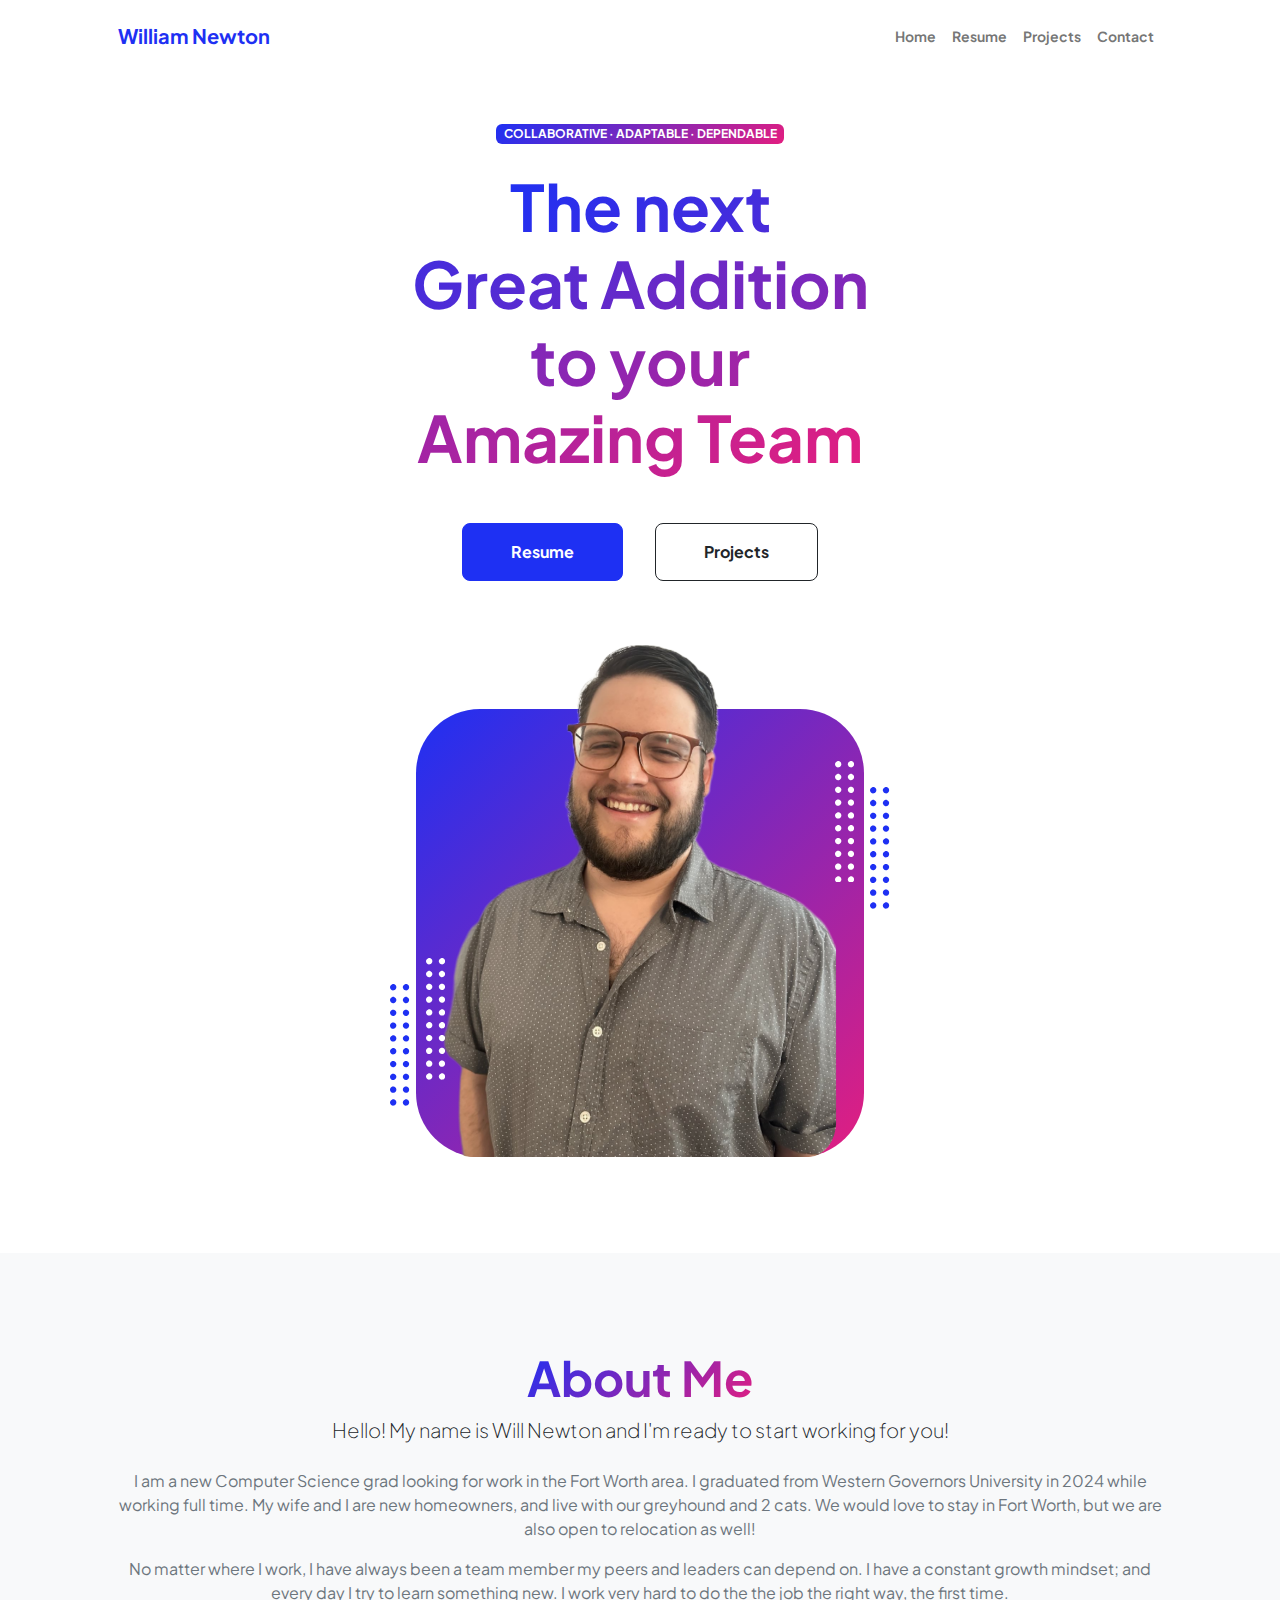
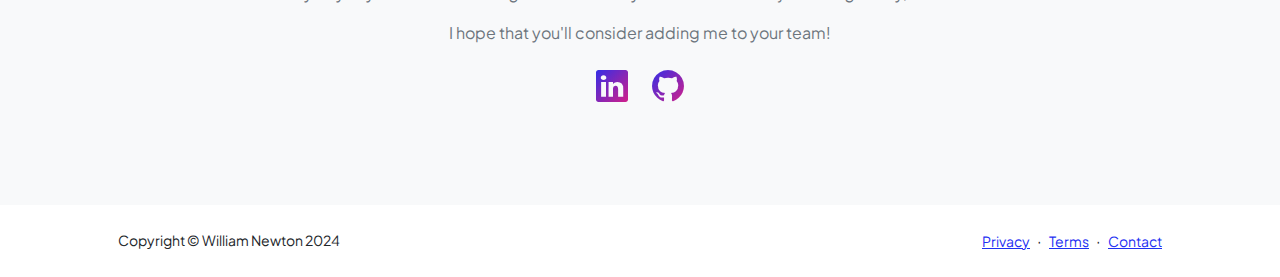
<file: index.html>
<!DOCTYPE html>
<html lang="en">
    <head>
        <meta charset="utf-8" />
        <meta name="viewport" content="width=device-width, initial-scale=1, shrink-to-fit=no" />
        <meta name="description" content="" />
        <meta name="author" content="" />
        <title>William Newton</title>
        <!-- Favicon-->
        <link rel="icon" type="image/x-icon" href="assets/favicon.ico" />
        <!-- Custom Google font-->
        <link rel="preconnect" href="https://fonts.googleapis.com" />
        <link rel="preconnect" href="https://fonts.gstatic.com" crossorigin />
        <link href="https://fonts.googleapis.com/css2?family=Plus+Jakarta+Sans:wght@100;200;300;400;500;600;700;800;900&amp;display=swap" rel="stylesheet" />
        <!-- Bootstrap icons-->
        <link href="https://cdn.jsdelivr.net/npm/bootstrap-icons@1.8.1/font/bootstrap-icons.css" rel="stylesheet" />
        <!-- Core theme CSS (includes Bootstrap)-->
        <link href="css/styles.css" rel="stylesheet" />
    </head>
    <body class="d-flex flex-column h-100">
        <main class="flex-shrink-0">
            <!-- Navigation-->
            <nav class="navbar navbar-expand-lg navbar-light bg-white py-3">
                <div class="container px-5">
                    <a class="navbar-brand" href="index.html"><span class="fw-bolder text-primary">William Newton</span></a>
                    <button class="navbar-toggler" type="button" data-bs-toggle="collapse" data-bs-target="#navbarSupportedContent" aria-controls="navbarSupportedContent" aria-expanded="false" aria-label="Toggle navigation"><span class="navbar-toggler-icon"></span></button>
                    <div class="collapse navbar-collapse" id="navbarSupportedContent">
                        <ul class="navbar-nav ms-auto mb-2 mb-lg-0 small fw-bolder">
                            <li class="nav-item"><a class="nav-link" href="index.html">Home</a></li>
                            <li class="nav-item"><a class="nav-link" href="resume.html">Resume</a></li>
                            <li class="nav-item"><a class="nav-link" href="projects.html">Projects</a></li>
                            <li class="nav-item"><a class="nav-link" href="contact.html">Contact</a></li>
                        </ul>
                    </div>
                </div>
            </nav>
            <!-- Header-->
            <header class="py-5">
                <div class="container px-5 pb-5">
                    <div class="row gx-5 align-items-center">
                        <div class="col-xxl-5">
                            <!-- Header text content-->
                            <div class="text-center text-xxl-start">
                                <div class="badge bg-gradient-primary-to-secondary text-white mb-4"><div class="text-uppercase">Collaborative &middot; Adaptable &middot; Dependable</div></div>
                                <!-- <div class="fs-3 fw-light text-muted">The next </div> -->
                                <h1 class="display-3 fw-bolder mb-5"><span class="text-gradient d-inline">The next<br> Great Addition<br> to your<br> Amazing Team</span></h1>
                                <div class="d-grid gap-3 d-sm-flex justify-content-sm-center justify-content-xxl-start mb-3">
                                    <a class="btn btn-primary btn-lg px-5 py-3 me-sm-3 fs-6 fw-bolder" href="resume.html">Resume</a>
                                    <a class="btn btn-outline-dark btn-lg px-5 py-3 fs-6 fw-bolder" href="projects.html">Projects</a>
                                </div>
                            </div>
                        </div>
                        <div class="col-xxl-7">
                            <!-- Header profile picture-->
                            <div class="d-flex justify-content-center mt-5 mt-xxl-0">
                                <div class="profile bg-gradient-primary-to-secondary">
                                    <!-- TIP: For best results, use a photo with a transparent background like the demo example below-->
                                    <!-- Watch a tutorial on how to do this on YouTube (link)-->
                                    <img class="profile-img" src="assets/profile.png" alt="..."/>
                                    <div class="dots-1">
                                        <!-- SVG Dots-->
                                        <svg version="1.1" xmlns="http://www.w3.org/2000/svg" xmlns:xlink="http://www.w3.org/1999/xlink" x="0px" y="0px" viewBox="0 0 191.6 1215.4" style="enable-background: new 0 0 191.6 1215.4" xml:space="preserve">
                                            <g transform="translate(0.000000,1280.000000) scale(0.100000,-0.100000)">
                                                <path d="M227.7,12788.6c-105-35-200-141-222-248c-43-206,163-412,369-369c155,32,275,190,260,339c-11,105-90,213-190,262        C383.7,12801.6,289.7,12808.6,227.7,12788.6z"></path>
                                                <path d="M1507.7,12788.6c-151-50-253-216-222-362c25-119,136-230,254-255c194-41,395,142,375,339c-11,105-90,213-190,262        C1663.7,12801.6,1569.7,12808.6,1507.7,12788.6z"></path>
                                                <path d="M227.7,11508.6c-105-35-200-141-222-248c-43-206,163-412,369-369c155,32,275,190,260,339c-11,105-90,213-190,262        C383.7,11521.6,289.7,11528.6,227.7,11508.6z"></path>
                                                <path d="M1507.7,11508.6c-151-50-253-216-222-362c25-119,136-230,254-255c194-41,395,142,375,339c-11,105-90,213-190,262        C1663.7,11521.6,1569.7,11528.6,1507.7,11508.6z"></path>
                                                <path d="M227.7,10228.6c-105-35-200-141-222-248c-43-206,163-412,369-369c155,32,275,190,260,339c-11,105-90,213-190,262        C383.7,10241.6,289.7,10248.6,227.7,10228.6z"></path>
                                                <path d="M1507.7,10228.6c-105-35-200-141-222-248c-43-206,163-412,369-369c155,32,275,190,260,339c-11,105-90,213-190,262        C1663.7,10241.6,1569.7,10248.6,1507.7,10228.6z"></path>
                                                <path d="M227.7,8948.6c-105-35-200-141-222-248c-43-206,163-412,369-369c155,32,275,190,260,339c-11,105-90,213-190,262        C383.7,8961.6,289.7,8968.6,227.7,8948.6z"></path>
                                                <path d="M1507.7,8948.6c-105-35-200-141-222-248c-43-206,163-412,369-369c155,32,275,190,260,339c-11,105-90,213-190,262        C1663.7,8961.6,1569.7,8968.6,1507.7,8948.6z"></path>
                                                <path d="M227.7,7668.6c-105-35-200-141-222-248c-43-206,163-412,369-369c155,32,275,190,260,339c-11,105-90,213-190,262        C383.7,7681.6,289.7,7688.6,227.7,7668.6z"></path>
                                                <path d="M1507.7,7668.6c-105-35-200-141-222-248c-43-206,163-412,369-369c155,32,275,190,260,339c-11,105-90,213-190,262        C1663.7,7681.6,1569.7,7688.6,1507.7,7668.6z"></path>
                                                <path d="M227.7,6388.6c-105-35-200-141-222-248c-43-206,163-412,369-369c155,32,275,190,260,339c-11,105-90,213-190,262        C383.7,6401.6,289.7,6408.6,227.7,6388.6z"></path>
                                                <path d="M1507.7,6388.6c-105-35-200-141-222-248c-43-206,163-412,369-369c155,32,275,190,260,339c-11,105-90,213-190,262        C1663.7,6401.6,1569.7,6408.6,1507.7,6388.6z"></path>
                                                <path d="M227.7,5108.6c-105-35-200-141-222-248c-43-206,163-412,369-369c155,32,275,190,260,339c-11,105-90,213-190,262        C383.7,5121.6,289.7,5128.6,227.7,5108.6z"></path>
                                                <path d="M1507.7,5108.6c-105-35-200-141-222-248c-43-206,163-412,369-369c155,32,275,190,260,339c-11,105-90,213-190,262        C1663.7,5121.6,1569.7,5128.6,1507.7,5108.6z"></path>
                                                <path d="M227.7,3828.6c-105-35-200-141-222-248c-43-206,163-412,369-369c155,32,275,190,260,339c-11,105-90,213-190,262        C383.7,3841.6,289.7,3848.6,227.7,3828.6z"></path>
                                                <path d="M1507.7,3828.6c-105-35-200-141-222-248c-43-206,163-412,369-369c155,32,275,190,260,339c-11,105-90,213-190,262        C1663.7,3841.6,1569.7,3848.6,1507.7,3828.6z"></path>
                                                <path d="M227.7,2548.6c-105-35-200-141-222-248c-43-206,163-412,369-369c155,32,275,190,260,339c-11,105-90,213-190,262        C383.7,2561.6,289.7,2568.6,227.7,2548.6z"></path>
                                                <path d="M1507.7,2548.6c-105-35-200-141-222-248c-43-206,163-412,369-369c155,32,275,190,260,339c-11,105-90,213-190,262        C1663.7,2561.6,1569.7,2568.6,1507.7,2548.6z"></path>
                                                <path d="M227.7,1268.6c-105-35-200-141-222-248c-43-206,163-412,369-369c155,32,275,190,260,339c-11,105-90,213-190,262        C383.7,1281.6,289.7,1288.6,227.7,1268.6z"></path>
                                                <path d="M1507.7,1268.6c-105-35-200-141-222-248c-43-206,163-412,369-369c155,32,275,190,260,339c-11,105-90,213-190,262        C1663.7,1281.6,1569.7,1288.6,1507.7,1268.6z"></path>
                                            </g>
                                        </svg>
                                        <!-- END of SVG dots-->
                                    </div>
                                    <div class="dots-2">
                                        <!-- SVG Dots-->
                                        <svg version="1.1" xmlns="http://www.w3.org/2000/svg" xmlns:xlink="http://www.w3.org/1999/xlink" x="0px" y="0px" viewBox="0 0 191.6 1215.4" style="enable-background: new 0 0 191.6 1215.4" xml:space="preserve">
                                            <g transform="translate(0.000000,1280.000000) scale(0.100000,-0.100000)">
                                                <path d="M227.7,12788.6c-105-35-200-141-222-248c-43-206,163-412,369-369c155,32,275,190,260,339c-11,105-90,213-190,262        C383.7,12801.6,289.7,12808.6,227.7,12788.6z"></path>
                                                <path d="M1507.7,12788.6c-151-50-253-216-222-362c25-119,136-230,254-255c194-41,395,142,375,339c-11,105-90,213-190,262        C1663.7,12801.6,1569.7,12808.6,1507.7,12788.6z"></path>
                                                <path d="M227.7,11508.6c-105-35-200-141-222-248c-43-206,163-412,369-369c155,32,275,190,260,339c-11,105-90,213-190,262        C383.7,11521.6,289.7,11528.6,227.7,11508.6z"></path>
                                                <path d="M1507.7,11508.6c-151-50-253-216-222-362c25-119,136-230,254-255c194-41,395,142,375,339c-11,105-90,213-190,262        C1663.7,11521.6,1569.7,11528.6,1507.7,11508.6z"></path>
                                                <path d="M227.7,10228.6c-105-35-200-141-222-248c-43-206,163-412,369-369c155,32,275,190,260,339c-11,105-90,213-190,262        C383.7,10241.6,289.7,10248.6,227.7,10228.6z"></path>
                                                <path d="M1507.7,10228.6c-105-35-200-141-222-248c-43-206,163-412,369-369c155,32,275,190,260,339c-11,105-90,213-190,262        C1663.7,10241.6,1569.7,10248.6,1507.7,10228.6z"></path>
                                                <path d="M227.7,8948.6c-105-35-200-141-222-248c-43-206,163-412,369-369c155,32,275,190,260,339c-11,105-90,213-190,262        C383.7,8961.6,289.7,8968.6,227.7,8948.6z"></path>
                                                <path d="M1507.7,8948.6c-105-35-200-141-222-248c-43-206,163-412,369-369c155,32,275,190,260,339c-11,105-90,213-190,262        C1663.7,8961.6,1569.7,8968.6,1507.7,8948.6z"></path>
                                                <path d="M227.7,7668.6c-105-35-200-141-222-248c-43-206,163-412,369-369c155,32,275,190,260,339c-11,105-90,213-190,262        C383.7,7681.6,289.7,7688.6,227.7,7668.6z"></path>
                                                <path d="M1507.7,7668.6c-105-35-200-141-222-248c-43-206,163-412,369-369c155,32,275,190,260,339c-11,105-90,213-190,262        C1663.7,7681.6,1569.7,7688.6,1507.7,7668.6z"></path>
                                                <path d="M227.7,6388.6c-105-35-200-141-222-248c-43-206,163-412,369-369c155,32,275,190,260,339c-11,105-90,213-190,262        C383.7,6401.6,289.7,6408.6,227.7,6388.6z"></path>
                                                <path d="M1507.7,6388.6c-105-35-200-141-222-248c-43-206,163-412,369-369c155,32,275,190,260,339c-11,105-90,213-190,262        C1663.7,6401.6,1569.7,6408.6,1507.7,6388.6z"></path>
                                                <path d="M227.7,5108.6c-105-35-200-141-222-248c-43-206,163-412,369-369c155,32,275,190,260,339c-11,105-90,213-190,262        C383.7,5121.6,289.7,5128.6,227.7,5108.6z"></path>
                                                <path d="M1507.7,5108.6c-105-35-200-141-222-248c-43-206,163-412,369-369c155,32,275,190,260,339c-11,105-90,213-190,262        C1663.7,5121.6,1569.7,5128.6,1507.7,5108.6z"></path>
                                                <path d="M227.7,3828.6c-105-35-200-141-222-248c-43-206,163-412,369-369c155,32,275,190,260,339c-11,105-90,213-190,262        C383.7,3841.6,289.7,3848.6,227.7,3828.6z"></path>
                                                <path d="M1507.7,3828.6c-105-35-200-141-222-248c-43-206,163-412,369-369c155,32,275,190,260,339c-11,105-90,213-190,262        C1663.7,3841.6,1569.7,3848.6,1507.7,3828.6z"></path>
                                                <path d="M227.7,2548.6c-105-35-200-141-222-248c-43-206,163-412,369-369c155,32,275,190,260,339c-11,105-90,213-190,262        C383.7,2561.6,289.7,2568.6,227.7,2548.6z"></path>
                                                <path d="M1507.7,2548.6c-105-35-200-141-222-248c-43-206,163-412,369-369c155,32,275,190,260,339c-11,105-90,213-190,262        C1663.7,2561.6,1569.7,2568.6,1507.7,2548.6z"></path>
                                                <path d="M227.7,1268.6c-105-35-200-141-222-248c-43-206,163-412,369-369c155,32,275,190,260,339c-11,105-90,213-190,262        C383.7,1281.6,289.7,1288.6,227.7,1268.6z"></path>
                                                <path d="M1507.7,1268.6c-105-35-200-141-222-248c-43-206,163-412,369-369c155,32,275,190,260,339c-11,105-90,213-190,262        C1663.7,1281.6,1569.7,1288.6,1507.7,1268.6z"></path>
                                            </g>
                                        </svg>
                                        <!-- END of SVG dots-->
                                    </div>
                                    <div class="dots-3">
                                        <!-- SVG Dots-->
                                        <svg version="1.1" xmlns="http://www.w3.org/2000/svg" xmlns:xlink="http://www.w3.org/1999/xlink" x="0px" y="0px" viewBox="0 0 191.6 1215.4" style="enable-background: new 0 0 191.6 1215.4" xml:space="preserve">
                                            <g transform="translate(0.000000,1280.000000) scale(0.100000,-0.100000)">
                                                <path d="M227.7,12788.6c-105-35-200-141-222-248c-43-206,163-412,369-369c155,32,275,190,260,339c-11,105-90,213-190,262        C383.7,12801.6,289.7,12808.6,227.7,12788.6z"></path>
                                                <path d="M1507.7,12788.6c-151-50-253-216-222-362c25-119,136-230,254-255c194-41,395,142,375,339c-11,105-90,213-190,262        C1663.7,12801.6,1569.7,12808.6,1507.7,12788.6z"></path>
                                                <path d="M227.7,11508.6c-105-35-200-141-222-248c-43-206,163-412,369-369c155,32,275,190,260,339c-11,105-90,213-190,262        C383.7,11521.6,289.7,11528.6,227.7,11508.6z"></path>
                                                <path d="M1507.7,11508.6c-151-50-253-216-222-362c25-119,136-230,254-255c194-41,395,142,375,339c-11,105-90,213-190,262        C1663.7,11521.6,1569.7,11528.6,1507.7,11508.6z"></path>
                                                <path d="M227.7,10228.6c-105-35-200-141-222-248c-43-206,163-412,369-369c155,32,275,190,260,339c-11,105-90,213-190,262        C383.7,10241.6,289.7,10248.6,227.7,10228.6z"></path>
                                                <path d="M1507.7,10228.6c-105-35-200-141-222-248c-43-206,163-412,369-369c155,32,275,190,260,339c-11,105-90,213-190,262        C1663.7,10241.6,1569.7,10248.6,1507.7,10228.6z"></path>
                                                <path d="M227.7,8948.6c-105-35-200-141-222-248c-43-206,163-412,369-369c155,32,275,190,260,339c-11,105-90,213-190,262        C383.7,8961.6,289.7,8968.6,227.7,8948.6z"></path>
                                                <path d="M1507.7,8948.6c-105-35-200-141-222-248c-43-206,163-412,369-369c155,32,275,190,260,339c-11,105-90,213-190,262        C1663.7,8961.6,1569.7,8968.6,1507.7,8948.6z"></path>
                                                <path d="M227.7,7668.6c-105-35-200-141-222-248c-43-206,163-412,369-369c155,32,275,190,260,339c-11,105-90,213-190,262        C383.7,7681.6,289.7,7688.6,227.7,7668.6z"></path>
                                                <path d="M1507.7,7668.6c-105-35-200-141-222-248c-43-206,163-412,369-369c155,32,275,190,260,339c-11,105-90,213-190,262        C1663.7,7681.6,1569.7,7688.6,1507.7,7668.6z"></path>
                                                <path d="M227.7,6388.6c-105-35-200-141-222-248c-43-206,163-412,369-369c155,32,275,190,260,339c-11,105-90,213-190,262        C383.7,6401.6,289.7,6408.6,227.7,6388.6z"></path>
                                                <path d="M1507.7,6388.6c-105-35-200-141-222-248c-43-206,163-412,369-369c155,32,275,190,260,339c-11,105-90,213-190,262        C1663.7,6401.6,1569.7,6408.6,1507.7,6388.6z"></path>
                                                <path d="M227.7,5108.6c-105-35-200-141-222-248c-43-206,163-412,369-369c155,32,275,190,260,339c-11,105-90,213-190,262        C383.7,5121.6,289.7,5128.6,227.7,5108.6z"></path>
                                                <path d="M1507.7,5108.6c-105-35-200-141-222-248c-43-206,163-412,369-369c155,32,275,190,260,339c-11,105-90,213-190,262        C1663.7,5121.6,1569.7,5128.6,1507.7,5108.6z"></path>
                                                <path d="M227.7,3828.6c-105-35-200-141-222-248c-43-206,163-412,369-369c155,32,275,190,260,339c-11,105-90,213-190,262        C383.7,3841.6,289.7,3848.6,227.7,3828.6z"></path>
                                                <path d="M1507.7,3828.6c-105-35-200-141-222-248c-43-206,163-412,369-369c155,32,275,190,260,339c-11,105-90,213-190,262        C1663.7,3841.6,1569.7,3848.6,1507.7,3828.6z"></path>
                                                <path d="M227.7,2548.6c-105-35-200-141-222-248c-43-206,163-412,369-369c155,32,275,190,260,339c-11,105-90,213-190,262        C383.7,2561.6,289.7,2568.6,227.7,2548.6z"></path>
                                                <path d="M1507.7,2548.6c-105-35-200-141-222-248c-43-206,163-412,369-369c155,32,275,190,260,339c-11,105-90,213-190,262        C1663.7,2561.6,1569.7,2568.6,1507.7,2548.6z"></path>
                                                <path d="M227.7,1268.6c-105-35-200-141-222-248c-43-206,163-412,369-369c155,32,275,190,260,339c-11,105-90,213-190,262        C383.7,1281.6,289.7,1288.6,227.7,1268.6z"></path>
                                                <path d="M1507.7,1268.6c-105-35-200-141-222-248c-43-206,163-412,369-369c155,32,275,190,260,339c-11,105-90,213-190,262        C1663.7,1281.6,1569.7,1288.6,1507.7,1268.6z"></path>
                                            </g>
                                        </svg>
                                        <!-- END of SVG dots-->
                                    </div>
                                    <div class="dots-4">
                                        <!-- SVG Dots-->
                                        <svg version="1.1" xmlns="http://www.w3.org/2000/svg" xmlns:xlink="http://www.w3.org/1999/xlink" x="0px" y="0px" viewBox="0 0 191.6 1215.4" style="enable-background: new 0 0 191.6 1215.4" xml:space="preserve">
                                            <g transform="translate(0.000000,1280.000000) scale(0.100000,-0.100000)">
                                                <path d="M227.7,12788.6c-105-35-200-141-222-248c-43-206,163-412,369-369c155,32,275,190,260,339c-11,105-90,213-190,262        C383.7,12801.6,289.7,12808.6,227.7,12788.6z"></path>
                                                <path d="M1507.7,12788.6c-151-50-253-216-222-362c25-119,136-230,254-255c194-41,395,142,375,339c-11,105-90,213-190,262        C1663.7,12801.6,1569.7,12808.6,1507.7,12788.6z"></path>
                                                <path d="M227.7,11508.6c-105-35-200-141-222-248c-43-206,163-412,369-369c155,32,275,190,260,339c-11,105-90,213-190,262        C383.7,11521.6,289.7,11528.6,227.7,11508.6z"></path>
                                                <path d="M1507.7,11508.6c-151-50-253-216-222-362c25-119,136-230,254-255c194-41,395,142,375,339c-11,105-90,213-190,262        C1663.7,11521.6,1569.7,11528.6,1507.7,11508.6z"></path>
                                                <path d="M227.7,10228.6c-105-35-200-141-222-248c-43-206,163-412,369-369c155,32,275,190,260,339c-11,105-90,213-190,262        C383.7,10241.6,289.7,10248.6,227.7,10228.6z"></path>
                                                <path d="M1507.7,10228.6c-105-35-200-141-222-248c-43-206,163-412,369-369c155,32,275,190,260,339c-11,105-90,213-190,262        C1663.7,10241.6,1569.7,10248.6,1507.7,10228.6z"></path>
                                                <path d="M227.7,8948.6c-105-35-200-141-222-248c-43-206,163-412,369-369c155,32,275,190,260,339c-11,105-90,213-190,262        C383.7,8961.6,289.7,8968.6,227.7,8948.6z"></path>
                                                <path d="M1507.7,8948.6c-105-35-200-141-222-248c-43-206,163-412,369-369c155,32,275,190,260,339c-11,105-90,213-190,262        C1663.7,8961.6,1569.7,8968.6,1507.7,8948.6z"></path>
                                                <path d="M227.7,7668.6c-105-35-200-141-222-248c-43-206,163-412,369-369c155,32,275,190,260,339c-11,105-90,213-190,262        C383.7,7681.6,289.7,7688.6,227.7,7668.6z"></path>
                                                <path d="M1507.7,7668.6c-105-35-200-141-222-248c-43-206,163-412,369-369c155,32,275,190,260,339c-11,105-90,213-190,262        C1663.7,7681.6,1569.7,7688.6,1507.7,7668.6z"></path>
                                                <path d="M227.7,6388.6c-105-35-200-141-222-248c-43-206,163-412,369-369c155,32,275,190,260,339c-11,105-90,213-190,262        C383.7,6401.6,289.7,6408.6,227.7,6388.6z"></path>
                                                <path d="M1507.7,6388.6c-105-35-200-141-222-248c-43-206,163-412,369-369c155,32,275,190,260,339c-11,105-90,213-190,262        C1663.7,6401.6,1569.7,6408.6,1507.7,6388.6z"></path>
                                                <path d="M227.7,5108.6c-105-35-200-141-222-248c-43-206,163-412,369-369c155,32,275,190,260,339c-11,105-90,213-190,262        C383.7,5121.6,289.7,5128.6,227.7,5108.6z"></path>
                                                <path d="M1507.7,5108.6c-105-35-200-141-222-248c-43-206,163-412,369-369c155,32,275,190,260,339c-11,105-90,213-190,262        C1663.7,5121.6,1569.7,5128.6,1507.7,5108.6z"></path>
                                                <path d="M227.7,3828.6c-105-35-200-141-222-248c-43-206,163-412,369-369c155,32,275,190,260,339c-11,105-90,213-190,262        C383.7,3841.6,289.7,3848.6,227.7,3828.6z"></path>
                                                <path d="M1507.7,3828.6c-105-35-200-141-222-248c-43-206,163-412,369-369c155,32,275,190,260,339c-11,105-90,213-190,262        C1663.7,3841.6,1569.7,3848.6,1507.7,3828.6z"></path>
                                                <path d="M227.7,2548.6c-105-35-200-141-222-248c-43-206,163-412,369-369c155,32,275,190,260,339c-11,105-90,213-190,262        C383.7,2561.6,289.7,2568.6,227.7,2548.6z"></path>
                                                <path d="M1507.7,2548.6c-105-35-200-141-222-248c-43-206,163-412,369-369c155,32,275,190,260,339c-11,105-90,213-190,262        C1663.7,2561.6,1569.7,2568.6,1507.7,2548.6z"></path>
                                                <path d="M227.7,1268.6c-105-35-200-141-222-248c-43-206,163-412,369-369c155,32,275,190,260,339c-11,105-90,213-190,262        C383.7,1281.6,289.7,1288.6,227.7,1268.6z"></path>
                                                <path d="M1507.7,1268.6c-105-35-200-141-222-248c-43-206,163-412,369-369c155,32,275,190,260,339c-11,105-90,213-190,262        C1663.7,1281.6,1569.7,1288.6,1507.7,1268.6z"></path>
                                            </g>
                                        </svg>
                                        <!-- END of SVG dots-->
                                    </div>
                                </div>
                            </div>
                        </div>
                    </div>
                </div>
            </header>
            <!-- About Section-->
            <section class="bg-light py-5">
                <div class="container px-5">
                    <div class="row gx-5 justify-content-center">
                        <div class="col-xxl-8">
                            <div class="text-center my-5">
                                <h2 class="display-5 fw-bolder"><span class="text-gradient d-inline">About Me</span></h2>
                                <p class="lead fw-light mb-4">Hello! My name is Will Newton and I'm ready to start working for you!</p>
                                <p class="text-muted">I am a new Computer Science grad looking for work in the Fort Worth area. I graduated from Western Governors University
                                     in 2024 while working full time. My wife and I are new homeowners, and live with our greyhound and 2 cats. We would love to stay in Fort 
                                     Worth, but we are also open to relocation as well!</p>
                                 <p class="text-muted">No matter where I work, I have always been a team member my peers and leaders can depend on. 
                                    I have a constant growth mindset; and every day I try to learn something new. I work very hard to do the the job the right way,
                                     the first time.</p>
                                <p class="text-muted">
                                    I hope that you'll consider adding me to your team!</p>
                                <div class="d-flex justify-content-center fs-2 gap-4">
                                    <!-- <a class="text-gradient" href="#!"><i class="bi bi-twitter"></i></a> -->
                                    <a class="text-gradient" href="https://www.linkedin.com/in/william-newton-6203011b9"><i class="bi bi-linkedin"></i></a>
                                    <a class="text-gradient" href="https://github.com/NewtonWill"><i class="bi bi-github"></i></a>
                                </div>
                            </div>
                        </div>
                    </div>
                </div>
            </section>
        </main>
        <!-- Footer-->
        <footer class="bg-white py-4 mt-auto">
            <div class="container px-5">
                <div class="row align-items-center justify-content-between flex-column flex-sm-row">
                    <div class="col-auto"><div class="small m-0">Copyright &copy; William Newton 2024</div></div>
                    <div class="col-auto">
                        <a class="small" href="#!">Privacy</a>
                        <span class="mx-1">&middot;</span>
                        <a class="small" href="#!">Terms</a>
                        <span class="mx-1">&middot;</span>
                        <a class="small" href="#!">Contact</a>
                    </div>
                </div>
            </div>
        </footer>
        <!-- Bootstrap core JS-->
        <script src="https://cdn.jsdelivr.net/npm/bootstrap@5.2.3/dist/js/bootstrap.bundle.min.js"></script>
        <!-- Core theme JS-->
        <script src="js/scripts.js"></script>
    </body>
</html>
</file>
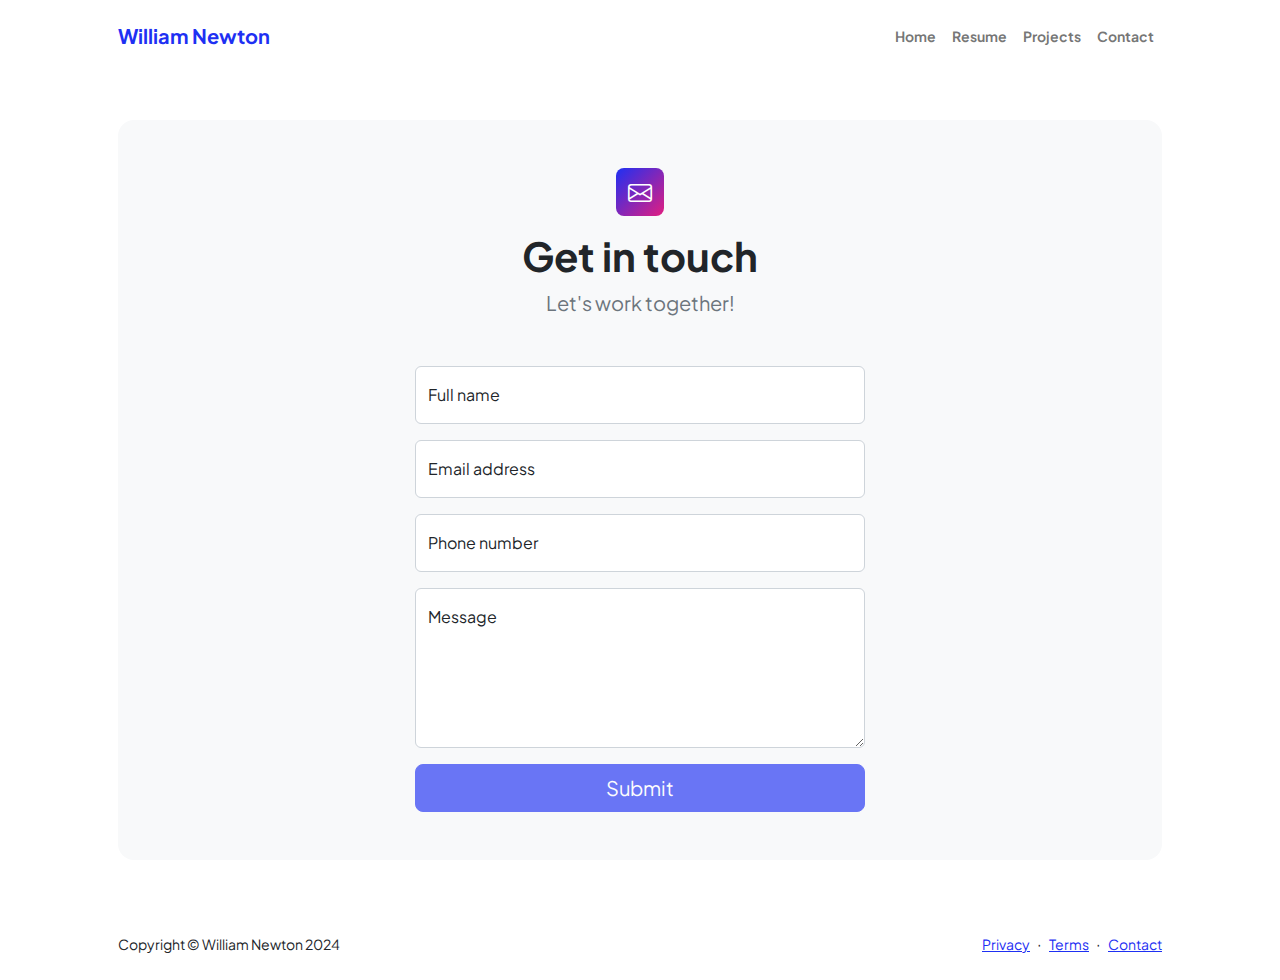
<file: contact.html>
<!DOCTYPE html>
<html lang="en">
    <head>
        <meta charset="utf-8" />
        <meta name="viewport" content="width=device-width, initial-scale=1, shrink-to-fit=no" />
        <meta name="description" content />
        <meta name="author" content />
        <title>William Newton - Contact</title>
        <!-- Favicon-->
        <link rel="icon" type="image/x-icon" href="assets/favicon.ico" />
        <!-- Custom Google font-->
        <link rel="preconnect" href="https://fonts.googleapis.com" />
        <link rel="preconnect" href="https://fonts.gstatic.com" crossorigin />
        <link href="https://fonts.googleapis.com/css2?family=Plus+Jakarta+Sans:wght@100;200;300;400;500;600;700;800;900&amp;display=swap" rel="stylesheet" />
        <!-- Bootstrap icons-->
        <link href="https://cdn.jsdelivr.net/npm/bootstrap-icons@1.8.1/font/bootstrap-icons.css" rel="stylesheet" />
        <!-- Core theme CSS (includes Bootstrap)-->
        <link href="css/styles.css" rel="stylesheet" />
    </head>
    <body class="d-flex flex-column">
        <main class="flex-shrink-0">
            <!-- Navigation-->
            <nav class="navbar navbar-expand-lg navbar-light bg-white py-3">
                <div class="container px-5">
                    <a class="navbar-brand" href="index.html"><span class="fw-bolder text-primary">William Newton</span></a>
                    <button class="navbar-toggler" type="button" data-bs-toggle="collapse" data-bs-target="#navbarSupportedContent" aria-controls="navbarSupportedContent" aria-expanded="false" aria-label="Toggle navigation"><span class="navbar-toggler-icon"></span></button>
                    <div class="collapse navbar-collapse" id="navbarSupportedContent">
                        <ul class="navbar-nav ms-auto mb-2 mb-lg-0 small fw-bolder">
                            <li class="nav-item"><a class="nav-link" href="index.html">Home</a></li>
                            <li class="nav-item"><a class="nav-link" href="resume.html">Resume</a></li>
                            <li class="nav-item"><a class="nav-link" href="projects.html">Projects</a></li>
                            <li class="nav-item"><a class="nav-link" href="contact.html">Contact</a></li>
                        </ul>
                    </div>
                </div>
            </nav>
            <!-- Page content-->
            <section class="py-5">
                <div class="container px-5">
                    <!-- Contact form-->
                    <div class="bg-light rounded-4 py-5 px-4 px-md-5">
                        <div class="text-center mb-5">
                            <div class="feature bg-primary bg-gradient-primary-to-secondary text-white rounded-3 mb-3"><i class="bi bi-envelope"></i></div>
                            <h1 class="fw-bolder">Get in touch</h1>
                            <p class="lead fw-normal text-muted mb-0">Let's work together!</p>
                        </div>
                        <div class="row gx-5 justify-content-center">
                            <div class="col-lg-8 col-xl-6">
                                <!-- * * * * * * * * * * * * * * *-->
                                <!-- * * SB Forms Contact Form * *-->
                                <!-- * * * * * * * * * * * * * * *-->
                                <!-- This form is pre-integrated with SB Forms.-->
                                <!-- To make this form functional, sign up at-->
                                <!-- https://startbootstrap.com/solution/contact-forms-->
                                <!-- to get an API token!-->
                                <form id="contactForm" data-sb-form-api-token="fa63e932-d864-4d07-910a-b30e2a7f048a">
                                    <!-- Name input-->
                                    <div class="form-floating mb-3">
                                        <input class="form-control" id="name" type="text" placeholder="Enter your name..." data-sb-validations="required" />
                                        <label for="name">Full name</label>
                                        <div class="invalid-feedback" data-sb-feedback="name:required">A name is required.</div>
                                    </div>
                                    <!-- Email address input-->
                                    <div class="form-floating mb-3">
                                        <input class="form-control" id="email" type="email" placeholder="name@example.com" data-sb-validations="required,email" />
                                        <label for="email">Email address</label>
                                        <div class="invalid-feedback" data-sb-feedback="email:required">An email is required.</div>
                                        <div class="invalid-feedback" data-sb-feedback="email:email">Email is not valid.</div>
                                    </div>
                                    <!-- Phone number input-->
                                    <div class="form-floating mb-3">
                                        <input class="form-control" id="phone" type="tel" placeholder="(123) 456-7890" data-sb-validations="required" />
                                        <label for="phone">Phone number</label>
                                        <div class="invalid-feedback" data-sb-feedback="phone:required">A phone number is required.</div>
                                    </div>
                                    <!-- Message input-->
                                    <div class="form-floating mb-3">
                                        <textarea class="form-control" id="message" type="text" placeholder="Enter your message here..." style="height: 10rem" data-sb-validations="required"></textarea>
                                        <label for="message">Message</label>
                                        <div class="invalid-feedback" data-sb-feedback="message:required">A message is required.</div>
                                    </div>
                                    <!-- Submit success message-->
                                    <!---->
                                    <!-- This is what your users will see when the form-->
                                    <!-- has successfully submitted-->
                                    <div class="d-none" id="submitSuccessMessage">
                                        <div class="text-center mb-3">
                                            <div class="fw-bolder">Form submission successful!</div>
                                            To activate this form, sign up at
                                            <br />
                                            <a href="https://startbootstrap.com/solution/contact-forms">https://startbootstrap.com/solution/contact-forms</a>
                                        </div>
                                    </div>
                                    <!-- Submit error message-->
                                    <!---->
                                    <!-- This is what your users will see when there is-->
                                    <!-- an error submitting the form-->
                                    <div class="d-none" id="submitErrorMessage"><div class="text-center text-danger mb-3">Error sending message!</div></div>
                                    <!-- Submit Button-->
                                    <div class="d-grid"><button class="btn btn-primary btn-lg disabled" id="submitButton" type="submit">Submit</button></div>
                                </form>
                            </div>
                        </div>
                    </div>
                </div>
            </section>
        </main>
        <!-- Footer-->
        <footer class="bg-white py-4 mt-auto">
            <div class="container px-5">
                <div class="row align-items-center justify-content-between flex-column flex-sm-row">
                    <div class="col-auto"><div class="small m-0">Copyright &copy; William Newton 2024</div></div>
                    <div class="col-auto">
                        <a class="small" href="#!">Privacy</a>
                        <span class="mx-1">&middot;</span>
                        <a class="small" href="#!">Terms</a>
                        <span class="mx-1">&middot;</span>
                        <a class="small" href="#!">Contact</a>
                    </div>
                </div>
            </div>
        </footer>
        <!-- Bootstrap core JS-->
        <script src="https://cdn.jsdelivr.net/npm/bootstrap@5.2.3/dist/js/bootstrap.bundle.min.js"></script>
        <!-- Core theme JS-->
        <script src="js/scripts.js"></script>
        <!-- * * * * * * * * * * * * * * * * * * * * * * * * * * * * * * * * * * * * * * * *-->
        <!-- * *                               SB Forms JS                               * *-->
        <!-- * * Activate your form at https://startbootstrap.com/solution/contact-forms * *-->
        <!-- * * * * * * * * * * * * * * * * * * * * * * * * * * * * * * * * * * * * * * * *-->
        <script src="https://cdn.startbootstrap.com/sb-forms-latest.js"></script>
    </body>
</html>
</file>
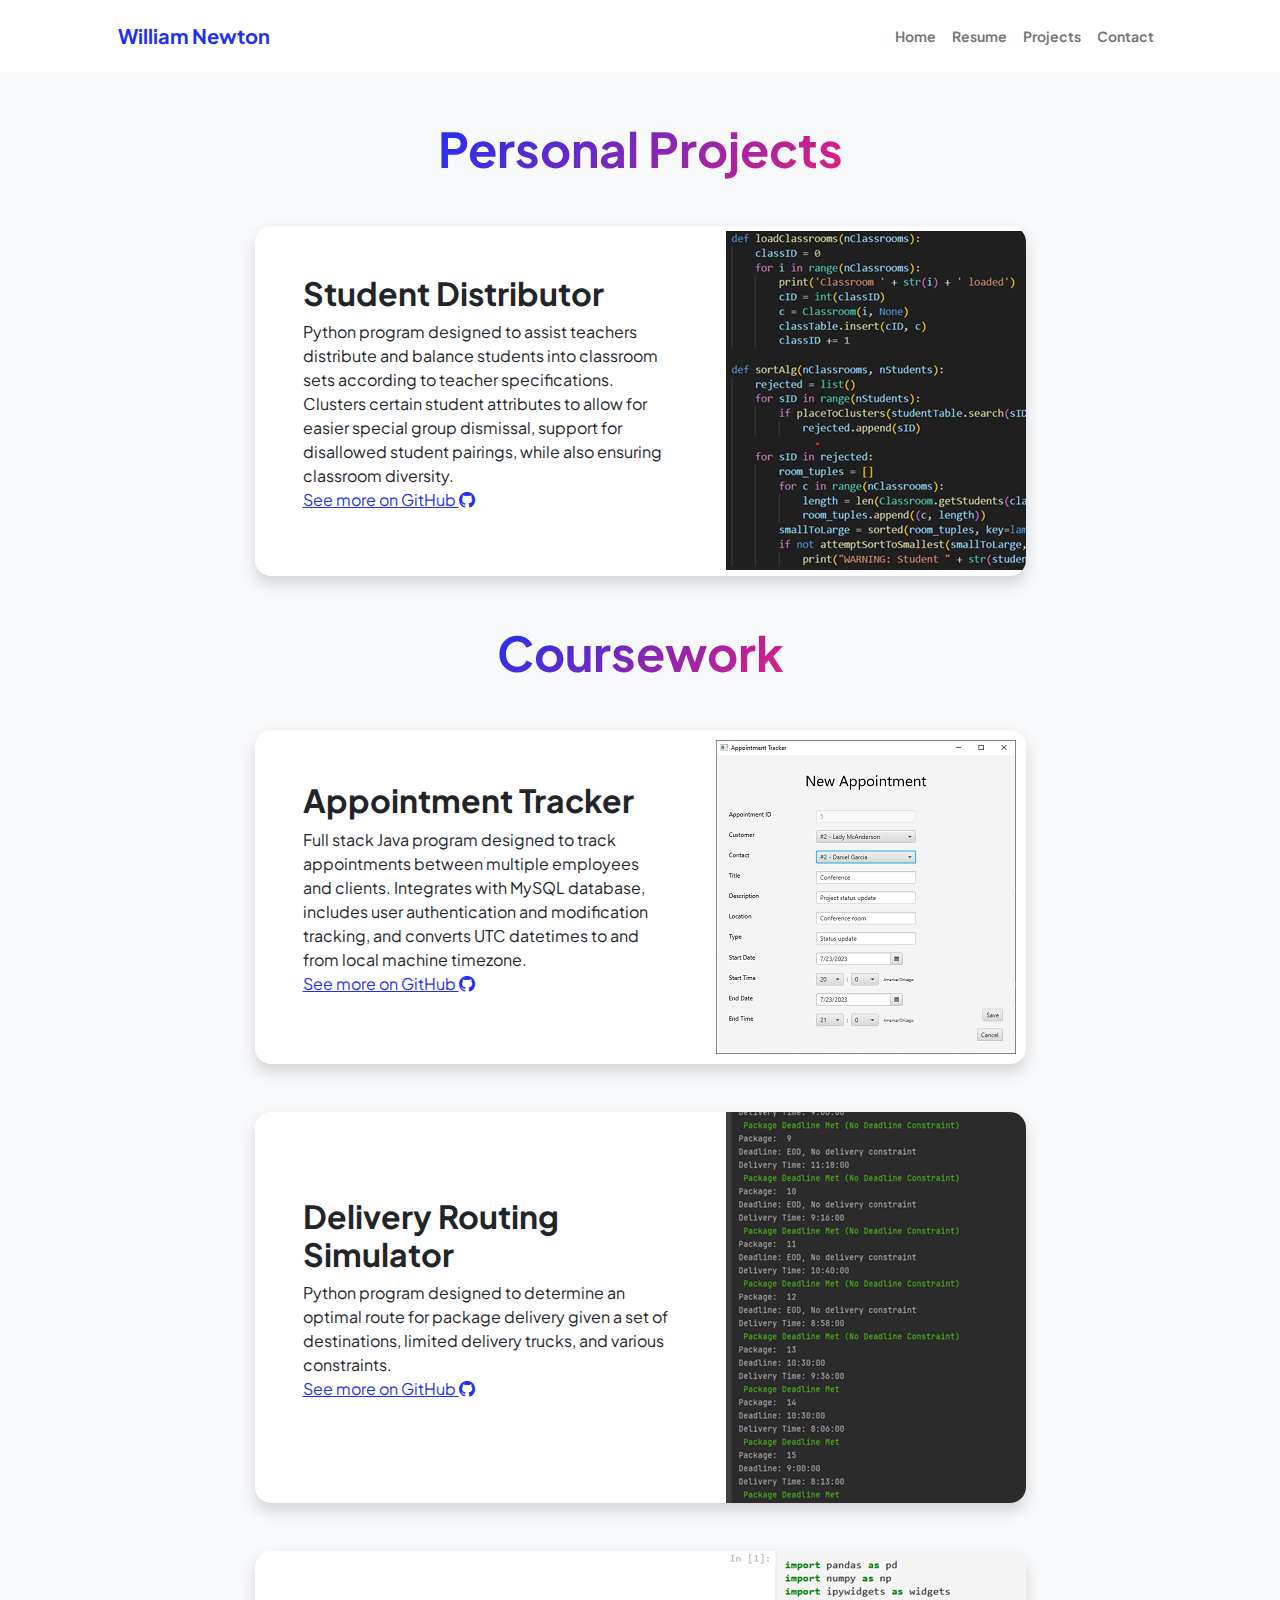
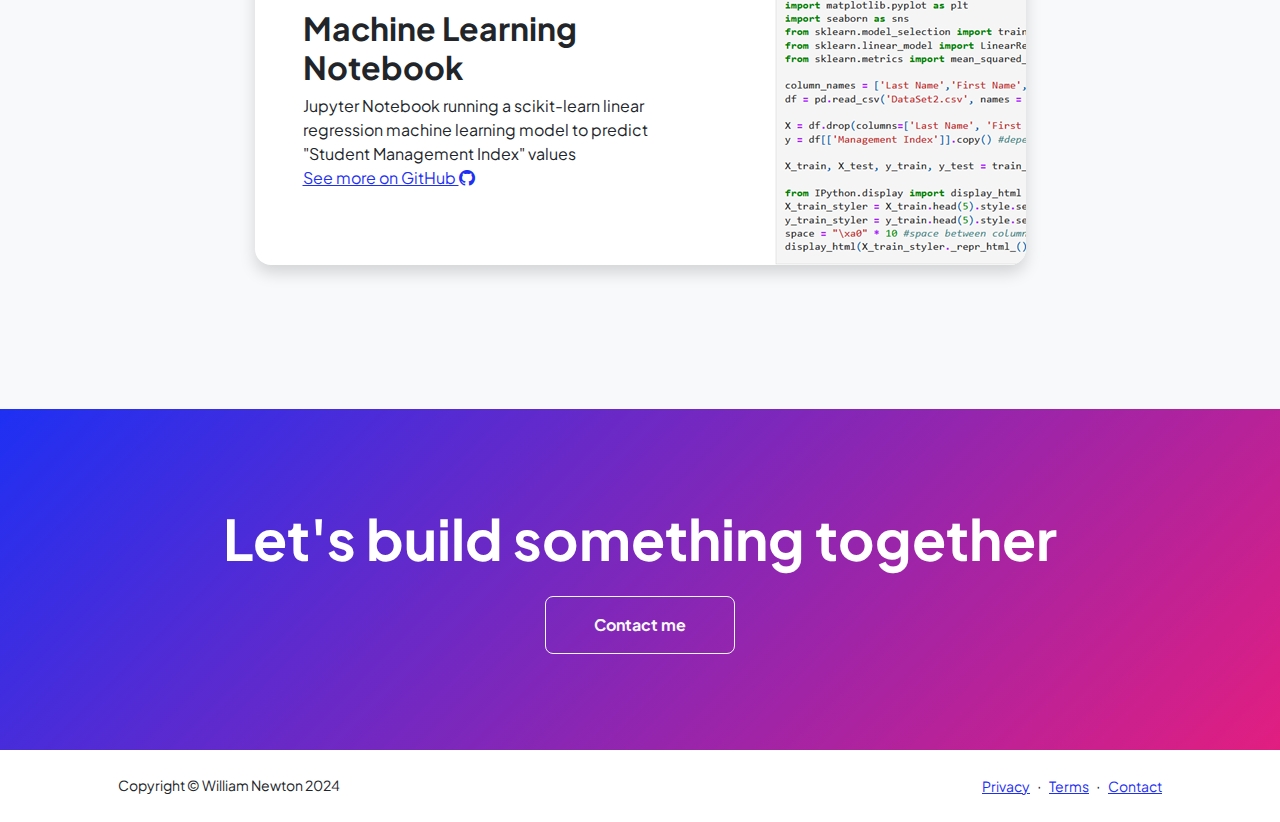
<file: projects.html>
<!DOCTYPE html>
<html lang="en">
    <head>
        <meta charset="utf-8" />
        <meta name="viewport" content="width=device-width, initial-scale=1, shrink-to-fit=no" />
        <meta name="description" content="" />
        <meta name="author" content="" />
        <title>William Newton - Projects</title>
        <!-- Favicon-->
        <link rel="icon" type="image/x-icon" href="assets/favicon.ico" />
        <!-- Custom Google font-->
        <link rel="preconnect" href="https://fonts.googleapis.com" />
        <link rel="preconnect" href="https://fonts.gstatic.com" crossorigin />
        <link href="https://fonts.googleapis.com/css2?family=Plus+Jakarta+Sans:wght@100;200;300;400;500;600;700;800;900&amp;display=swap" rel="stylesheet" />
        <!-- Bootstrap icons-->
        <link href="https://cdn.jsdelivr.net/npm/bootstrap-icons@1.8.1/font/bootstrap-icons.css" rel="stylesheet" />
        <!-- Core theme CSS (includes Bootstrap)-->
        <link href="css/styles.css" rel="stylesheet" />
    </head>
    <body class="d-flex flex-column h-100 bg-light">
        <main class="flex-shrink-0">
            <!-- Navigation-->
            <nav class="navbar navbar-expand-lg navbar-light bg-white py-3">
                <div class="container px-5">
                    <a class="navbar-brand" href="index.html"><span class="fw-bolder text-primary">William Newton</span></a>
                    <button class="navbar-toggler" type="button" data-bs-toggle="collapse" data-bs-target="#navbarSupportedContent" aria-controls="navbarSupportedContent" aria-expanded="false" aria-label="Toggle navigation"><span class="navbar-toggler-icon"></span></button>
                    <div class="collapse navbar-collapse" id="navbarSupportedContent">
                        <ul class="navbar-nav ms-auto mb-2 mb-lg-0 small fw-bolder">
                            <li class="nav-item"><a class="nav-link" href="index.html">Home</a></li>
                            <li class="nav-item"><a class="nav-link" href="resume.html">Resume</a></li>
                            <li class="nav-item"><a class="nav-link" href="projects.html">Projects</a></li>
                            <li class="nav-item"><a class="nav-link" href="contact.html">Contact</a></li>
                        </ul>
                    </div>
                </div>
            </nav>
            <!-- Projects Section-->
            <section class="py-5">
                <div class="container px-5 mb-5">
                    <div class="text-center mb-5">
                        <h1 class="display-5 fw-bolder mb-0"><span class="text-gradient d-inline">Personal Projects</span></h1>
                    </div>
                    <div class="row gx-5 justify-content-center">
                        <div class="col-lg-11 col-xl-9 col-xxl-8">
                            <!-- Project Card 4-->
                            <div class="card overflow-hidden shadow rounded-4 border-0 mb-5">
                                <div class="card-body p-0">
                                    <div class="d-flex align-items-center">
                                        <div class="p-5">
                                            <h2 class="fw-bolder">Student Distributor</h2>
                                            <p>Python program designed to assist teachers distribute and balance students into 
                                                classroom sets according to teacher specifications. Clusters certain student 
                                                attributes to allow for easier special group dismissal, support for disallowed 
                                                student pairings, while also ensuring classroom diversity.
                                                <br><a href="https://github.com/NewtonWill/Classroom-Sort">See more on GitHub <i class="bi bi-github"></i></a> 
                                            </p>
                                        </div>
                                        <img class="img-fluid" src="assets/ClassSort/CodeSmall.png" alt="..." />
                                    </div>
                                </div>
                            </div>
                        </div>
                    </div>
                    <div class="text-center mb-5">
                        <h1 class="display-5 fw-bolder mb-0"><span class="text-gradient d-inline">Coursework</span></h1>
                    </div>
                    <div class="row gx-5 justify-content-center">
                        <div class="col-lg-11 col-xl-9 col-xxl-8">
                            <!-- Project Card 1-->
                            <div class="card overflow-hidden shadow rounded-4 border-0 mb-5">
                                <div class="card-body p-0">
                                    <div class="d-flex align-items-center">
                                        <div class="p-5">
                                            <h2 class="fw-bolder">Appointment Tracker</h2>
                                            <p>Full stack Java program designed to track appointments between multiple employees and clients.
                                                Integrates with MySQL database, includes user authentication and modification tracking,
                                                and converts UTC datetimes to and from local machine timezone. 
                                                <br><a href="https://github.com/NewtonWill/Appointment-Tracker">See more on GitHub <i class="bi bi-github"></i></a>
                                            </p>
                                        </div>
                                        <img class="img-fluid2" src="assets/Appointment/AppointmentSmall.PNG" alt="..." />
                                    </div>
                                </div>
                            </div>
                            <!-- Project Card 2-->
                            <div class="card overflow-hidden shadow rounded-4 border-0 mb-5">
                                <div class="card-body p-0">
                                    <div class="d-flex align-items-center">
                                        <div class="p-5">
                                            <h2 class="fw-bolder">Delivery Routing Simulator</h2>
                                            <p>Python program designed to determine an optimal route for package delivery given a set
                                                of destinations, limited delivery trucks, and various constraints. 
                                                <br><a href="https://github.com/NewtonWill/Delivery-Routing-Simulator">See more on GitHub <i class="bi bi-github"></i></a>
                                            </p>
                                        </div>
                                        <img class="img-fluid" src="assets/Delivery/DeliveryReportSmall.png" alt="..." />
                                    </div>
                                </div>
                            </div>
                            <!-- Project Card 3-->
                            <div class="card overflow-hidden shadow rounded-4 border-0 mb-5">
                                <div class="card-body p-0">
                                    <div class="d-flex align-items-center">
                                        <div class="p-5">
                                            <h2 class="fw-bolder">Machine Learning Notebook</h2>
                                            <p>Jupyter Notebook running a scikit-learn linear regression machine learning model to 
                                                predict "Student Management Index" values
                                                <br><a href="https://github.com/NewtonWill/Machine-Learning-Notebook">See more on GitHub <i class="bi bi-github"></i></a>
                                            </p>
                                        </div>
                                        <img class="img-fluid" src="assets/Notebook/MLTrainSmall.png" alt="..." />
                                    </div>
                                </div>
                            </div>
                        </div>
                    </div>
                </div>
            </section>
            <!-- Call to action section-->
            <section class="py-5 bg-gradient-primary-to-secondary text-white">
                <div class="container px-5 my-5">
                    <div class="text-center">
                        <h2 class="display-4 fw-bolder mb-4">Let's build something together</h2>
                        <a class="btn btn-outline-light btn-lg px-5 py-3 fs-6 fw-bolder" href="contact.html">Contact me</a>
                    </div>
                </div>
            </section>
        </main>
        <!-- Footer-->
        <footer class="bg-white py-4 mt-auto">
            <div class="container px-5">
                <div class="row align-items-center justify-content-between flex-column flex-sm-row">
                    <div class="col-auto"><div class="small m-0">Copyright &copy; William Newton 2024</div></div>
                    <div class="col-auto">
                        <a class="small" href="#!">Privacy</a>
                        <span class="mx-1">&middot;</span>
                        <a class="small" href="#!">Terms</a>
                        <span class="mx-1">&middot;</span>
                        <a class="small" href="#!">Contact</a>
                    </div>
                </div>
            </div>
        </footer>
        <!-- Bootstrap core JS-->
        <script src="https://cdn.jsdelivr.net/npm/bootstrap@5.2.3/dist/js/bootstrap.bundle.min.js"></script>
        <!-- Core theme JS-->
        <script src="js/scripts.js"></script>
    </body>
</html>
</file>
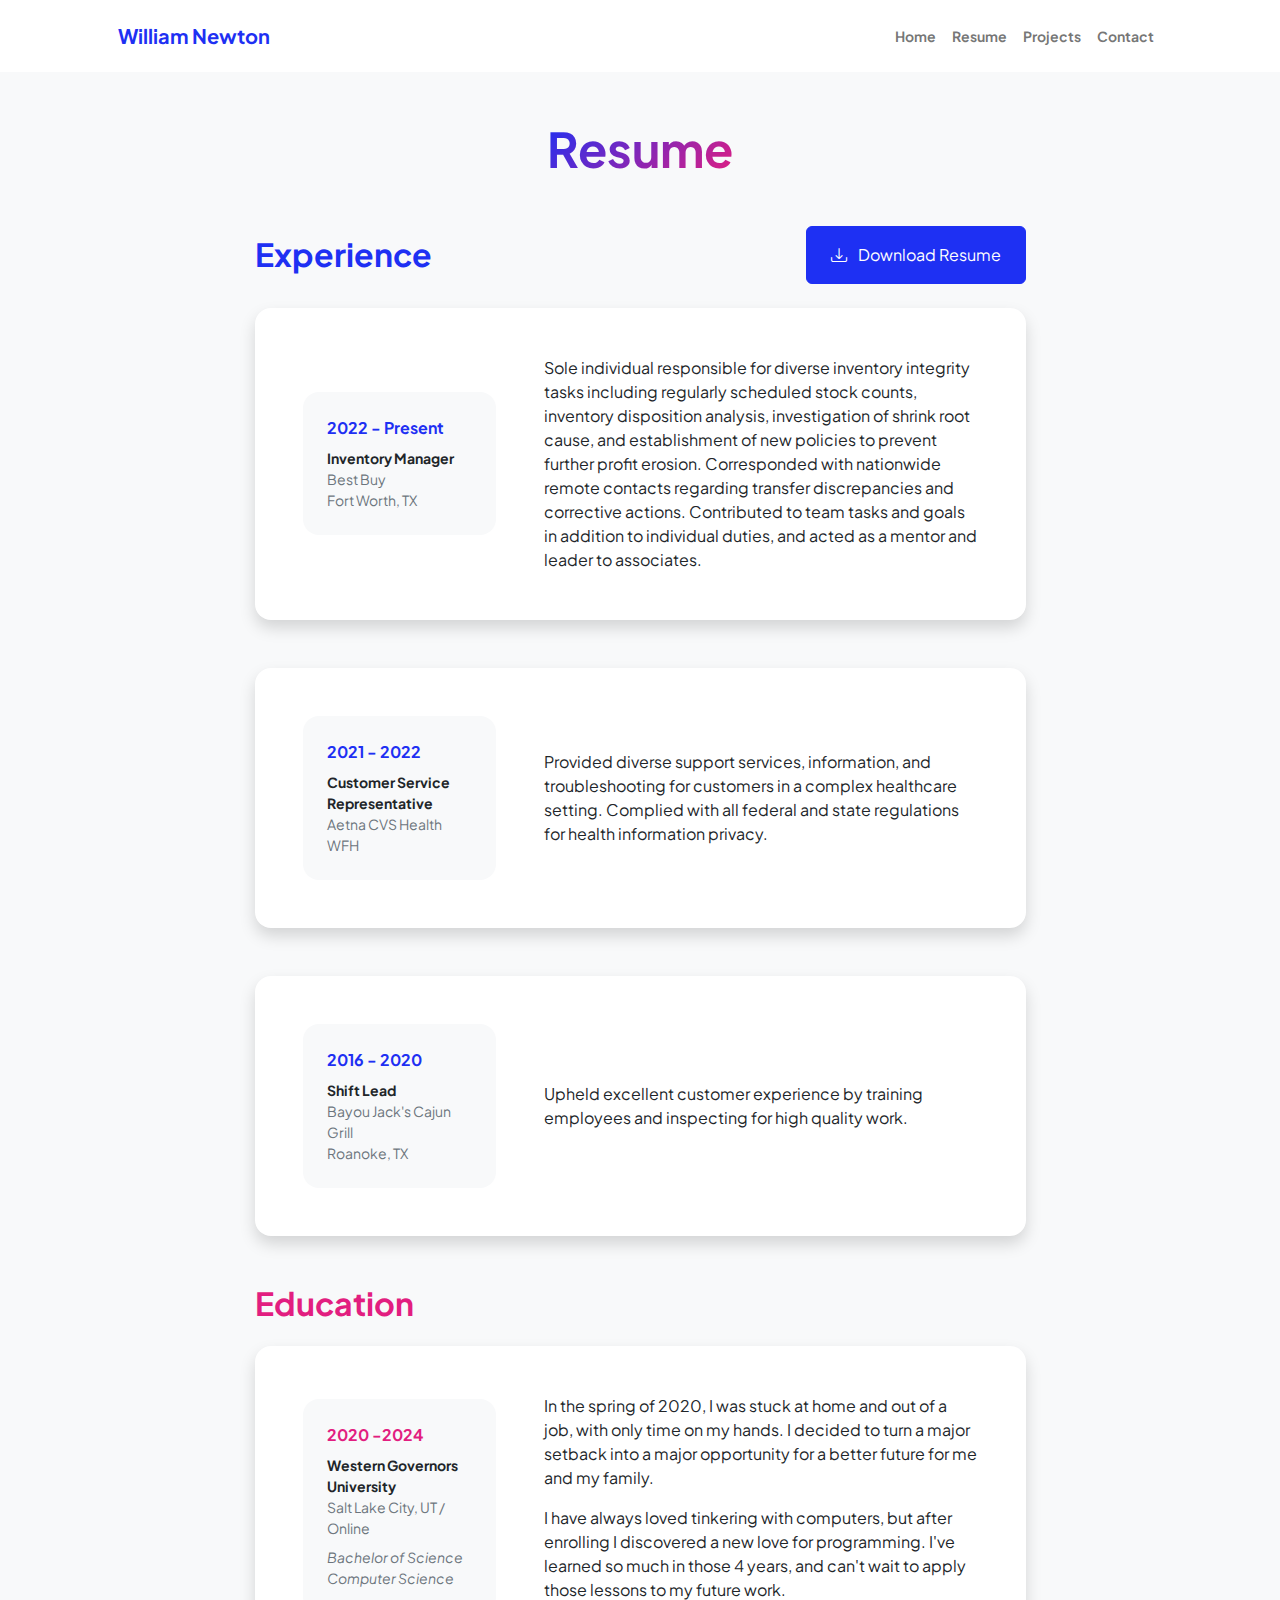
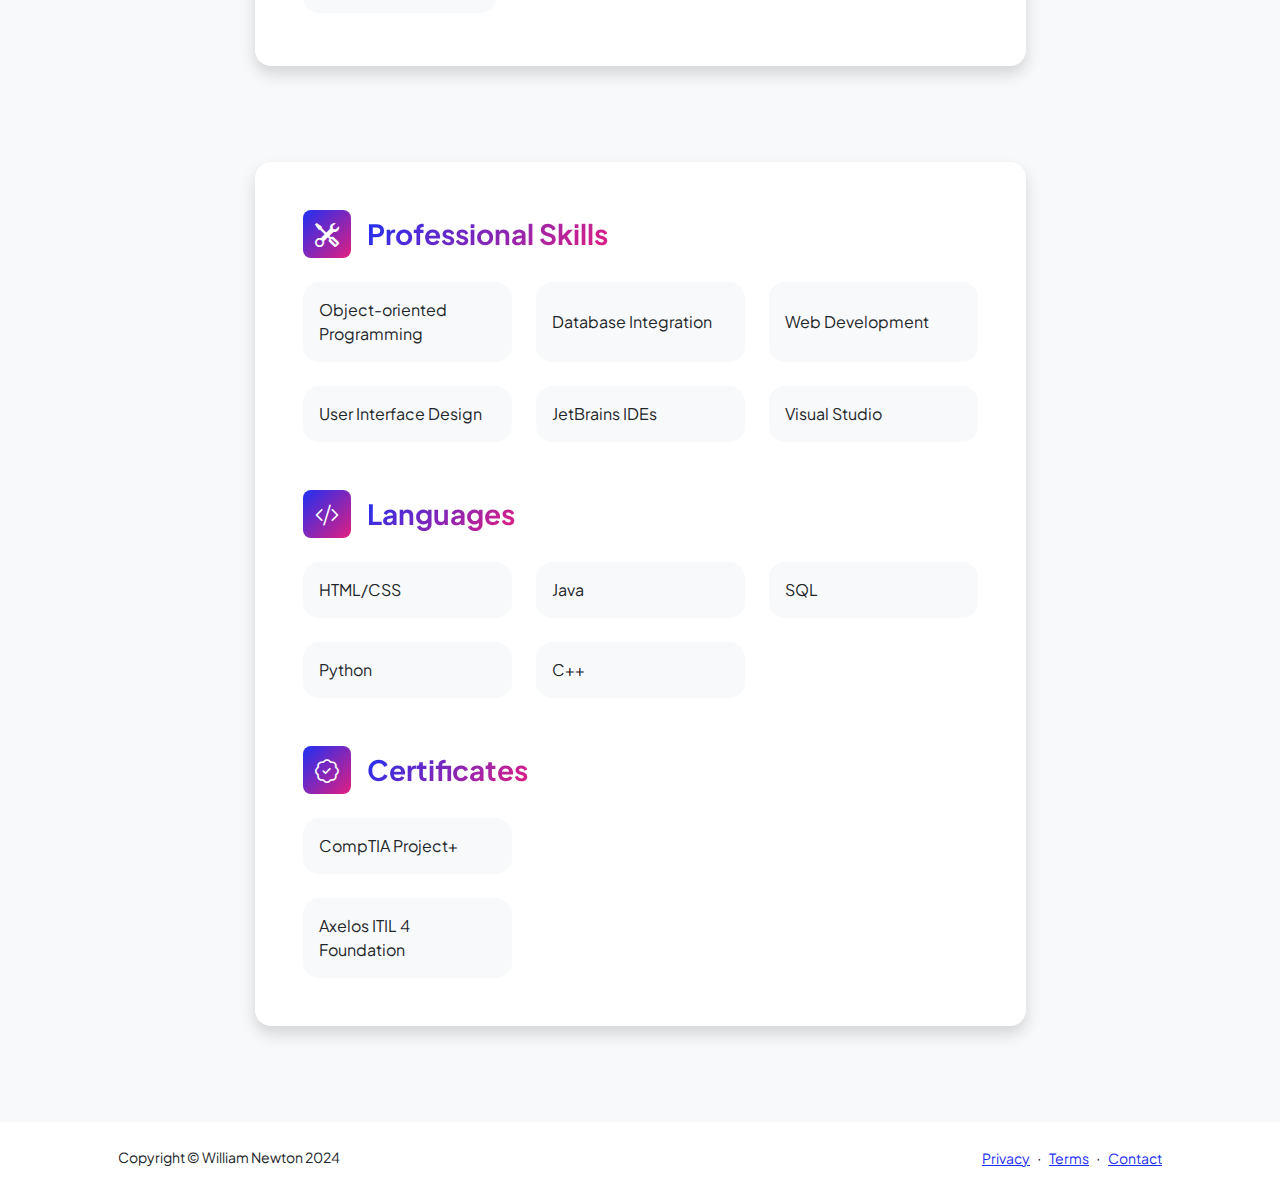
<file: resume.html>
<!DOCTYPE html>
<html lang="en">
    <head>
        <meta charset="utf-8" />
        <meta name="viewport" content="width=device-width, initial-scale=1, shrink-to-fit=no" />
        <meta name="description" content="" />
        <meta name="author" content="" />
        <title>William Newton - Resume</title>
        <!-- Favicon-->
        <link rel="icon" type="image/x-icon" href="assets/favicon.ico" />
        <!-- Custom Google font-->
        <link rel="preconnect" href="https://fonts.googleapis.com" />
        <link rel="preconnect" href="https://fonts.gstatic.com" crossorigin />
        <link href="https://fonts.googleapis.com/css2?family=Plus+Jakarta+Sans:wght@100;200;300;400;500;600;700;800;900&amp;display=swap" rel="stylesheet" />
        <!-- Bootstrap icons-->
        <link href="https://cdn.jsdelivr.net/npm/bootstrap-icons@1.8.1/font/bootstrap-icons.css" rel="stylesheet" />
        <!-- Core theme CSS (includes Bootstrap)-->
        <link href="css/styles.css" rel="stylesheet" />
    </head>
    <body class="d-flex flex-column h-100 bg-light">
        <main class="flex-shrink-0">
            <!-- Navigation-->
            <nav class="navbar navbar-expand-lg navbar-light bg-white py-3">
                <div class="container px-5">
                    <a class="navbar-brand" href="index.html"><span class="fw-bolder text-primary">William Newton</span></a>
                    <button class="navbar-toggler" type="button" data-bs-toggle="collapse" data-bs-target="#navbarSupportedContent" aria-controls="navbarSupportedContent" aria-expanded="false" aria-label="Toggle navigation"><span class="navbar-toggler-icon"></span></button>
                    <div class="collapse navbar-collapse" id="navbarSupportedContent">
                        <ul class="navbar-nav ms-auto mb-2 mb-lg-0 small fw-bolder">
                            <li class="nav-item"><a class="nav-link" href="index.html">Home</a></li>
                            <li class="nav-item"><a class="nav-link" href="resume.html">Resume</a></li>
                            <li class="nav-item"><a class="nav-link" href="projects.html">Projects</a></li>
                            <li class="nav-item"><a class="nav-link" href="contact.html">Contact</a></li>
                        </ul>
                    </div>
                </div>
            </nav>
            <!-- Page Content-->
            <div class="container px-5 my-5">
                <div class="text-center mb-5">
                    <h1 class="display-5 fw-bolder mb-0"><span class="text-gradient d-inline">Resume</span></h1>
                </div>
                <div class="row gx-5 justify-content-center">
                    <div class="col-lg-11 col-xl-9 col-xxl-8">
                        <!-- Experience Section-->
                        <section>
                            <div class="d-flex align-items-center justify-content-between mb-4">
                                <h2 class="text-primary fw-bolder mb-0">Experience</h2>
                                <!-- Download resume button-->
                                <!-- Note: Set the link href target to a PDF file within your project-->
                                <a class="btn btn-primary px-4 py-3" href="/assets/Resume08_24 PUBLIC.pdf">
                                    <div class="d-inline-block bi bi-download me-2"></div>
                                    Download Resume
                                </a>
                            </div>
                            <!-- Experience Card 1-->
                            <div class="card shadow border-0 rounded-4 mb-5">
                                <div class="card-body p-5">
                                    <div class="row align-items-center gx-5">
                                        <div class="col text-center text-lg-start mb-4 mb-lg-0">
                                            <div class="bg-light p-4 rounded-4">
                                                <div class="text-primary fw-bolder mb-2">2022 - Present</div>
                                                <div class="small fw-bolder">Inventory Manager</div>
                                                <div class="small text-muted">Best Buy</div>
                                                <div class="small text-muted">Fort Worth, TX</div>
                                            </div>
                                        </div>
                                        <div class="col-lg-8"><div>Sole individual responsible for diverse inventory integrity tasks including regularly scheduled stock 
                                            counts, inventory disposition analysis, investigation of shrink root cause, and establishment of new policies to prevent 
                                            further profit erosion. Corresponded with nationwide remote contacts regarding transfer discrepancies and corrective actions. 
                                            Contributed to team tasks and goals in addition to individual duties, and acted as a mentor and leader to associates.</div></div>
                                    </div>
                                </div>
                            </div>
                            <!-- Experience Card 2-->
                            <div class="card shadow border-0 rounded-4 mb-5">
                                <div class="card-body p-5">
                                    <div class="row align-items-center gx-5">
                                        <div class="col text-center text-lg-start mb-4 mb-lg-0">
                                            <div class="bg-light p-4 rounded-4">
                                                <div class="text-primary fw-bolder mb-2">2021 - 2022</div>
                                                <div class="small fw-bolder">Customer Service Representative</div>
                                                <div class="small text-muted">Aetna CVS Health</div>
                                                <div class="small text-muted">WFH</div>
                                            </div>
                                        </div>
                                        <div class="col-lg-8"><div>Provided diverse support services, information, and troubleshooting for customers in a complex healthcare setting. Complied with all federal and state regulations for health information privacy.</div></div>
                                    </div>
                                </div>
                            </div>
                            <!-- Experience Card 3-->
                            <div class="card shadow border-0 rounded-4 mb-5">
                                <div class="card-body p-5">
                                    <div class="row align-items-center gx-5">
                                        <div class="col text-center text-lg-start mb-4 mb-lg-0">
                                            <div class="bg-light p-4 rounded-4">
                                                <div class="text-primary fw-bolder mb-2">2016 - 2020</div>
                                                <div class="small fw-bolder">Shift Lead</div>
                                                <div class="small text-muted">Bayou Jack's Cajun Grill</div>
                                                <div class="small text-muted">Roanoke, TX</div>
                                            </div>
                                        </div>
                                        <div class="col-lg-8"><div>Upheld excellent customer experience by training employees and inspecting for high quality work.</div></div>
                                    </div>
                                </div>
                            </div>
                        </section>
                        <!-- Education Section-->
                        <section>
                            <h2 class="text-secondary fw-bolder mb-4">Education</h2>
                            <!-- Education Card 1-->
                            <div class="card shadow border-0 rounded-4 mb-5">
                                <div class="card-body p-5">
                                    <div class="row align-items-center gx-5">
                                        <div class="col text-center text-lg-start mb-4 mb-lg-0">
                                            <div class="bg-light p-4 rounded-4">
                                                <div class="text-secondary fw-bolder mb-2">2020 -2024</div>
                                                <div class="mb-2">
                                                    <div class="small fw-bolder">Western Governors University</div>
                                                    <div class="small text-muted">Salt Lake City, UT / Online</div>
                                                </div>
                                                <div class="fst-italic">
                                                    <div class="small text-muted">Bachelor of Science</div>
                                                    <div class="small text-muted">Computer Science</div>
                                                </div>
                                            </div>
                                        </div>
                                        <div class="col-lg-8"><div><p>In the spring of 2020, I was stuck at home and out of a job, with only time on my hands. I decided to turn 
                                            a major setback into a major opportunity for a better future for me and my family.</p>
                                        <p>I have always loved tinkering with computers, but after enrolling I discovered a new love for programming. I've learned so much 
                                            in those 4 years, and can't wait to apply those lessons to my future work.</p>
                                        </div></div>
                                    </div>
                                </div>
                            </div>
                        </section>
                        <!-- Divider-->
                        <div class="pb-5"></div>
                        <!-- Skills Section-->
                        <section>
                            <!-- Skillset Card-->
                            <div class="card shadow border-0 rounded-4 mb-5">
                                <div class="card-body p-5">
                                    <!-- Professional skills list-->
                                    <div class="mb-5">
                                        <div class="d-flex align-items-center mb-4">
                                            <div class="feature bg-primary bg-gradient-primary-to-secondary text-white rounded-3 me-3"><i class="bi bi-tools"></i></div>
                                            <h3 class="fw-bolder mb-0"><span class="text-gradient d-inline">Professional Skills</span></h3>
                                        </div>
                                        <div class="row row-cols-1 row-cols-md-3 mb-4">
                                            <div class="col mb-4 mb-md-0"><div class="d-flex align-items-center bg-light rounded-4 p-3 h-100">Object-oriented Programming</div></div>
                                            <div class="col mb-4 mb-md-0"><div class="d-flex align-items-center bg-light rounded-4 p-3 h-100">Database Integration</div></div>
                                            <div class="col"><div class="d-flex align-items-center bg-light rounded-4 p-3 h-100">Web Development</div></div>
                                        </div>
                                        <div class="row row-cols-1 row-cols-md-3">
                                            <div class="col mb-4 mb-md-0"><div class="d-flex align-items-center bg-light rounded-4 p-3 h-100">User Interface Design</div></div>
                                            <div class="col mb-4 mb-md-0"><div class="d-flex align-items-center bg-light rounded-4 p-3 h-100">JetBrains IDEs</div></div>
                                            <div class="col"><div class="d-flex align-items-center bg-light rounded-4 p-3 h-100">Visual Studio</div></div>
                                        </div>
                                    </div>
                                    <!-- Languages list-->
                                    <div class="mb-5">
                                        <div class="d-flex align-items-center mb-4">
                                            <div class="feature bg-primary bg-gradient-primary-to-secondary text-white rounded-3 me-3"><i class="bi bi-code-slash"></i></div>
                                            <h3 class="fw-bolder mb-0"><span class="text-gradient d-inline">Languages</span></h3>
                                        </div>
                                        <div class="row row-cols-1 row-cols-md-3 mb-4">
                                            <div class="col mb-4 mb-md-0"><div class="d-flex align-items-center bg-light rounded-4 p-3 h-100">HTML/CSS</div></div>
                                            <div class="col mb-4 mb-md-0"><div class="d-flex align-items-center bg-light rounded-4 p-3 h-100">Java</div></div>
                                            <div class="col"><div class="d-flex align-items-center bg-light rounded-4 p-3 h-100">SQL</div></div>
                                        </div>
                                        <div class="row row-cols-1 row-cols-md-3">
                                            <div class="col mb-4 mb-md-0"><div class="d-flex align-items-center bg-light rounded-4 p-3 h-100">Python</div></div>
                                            <div class="col mb-4 mb-md-0"><div class="d-flex align-items-center bg-light rounded-4 p-3 h-100">C++</div></div>
                                            <!-- <div class="col"><div class="d-flex align-items-center bg-light rounded-4 p-3 h-100"></div></div> -->
                                        </div>
                                    </div>
                                    <!-- Certificates list-->
                                    <div class="mb-0">
                                        <div class="d-flex align-items-center mb-4">
                                            <div class="feature bg-primary bg-gradient-primary-to-secondary text-white rounded-3 me-3"><i class="bi bi-patch-check"></i></div>
                                            <h3 class="fw-bolder mb-0"><span class="text-gradient d-inline">Certificates</span></h3>
                                        </div>
                                        <div class="row row-cols-1 row-cols-md-3 mb-4">
                                            <div class="col mb-4 mb-md-0"><div class="d-flex align-items-center bg-light rounded-4 p-3 h-100">CompTIA Project+</div></div>
                                        </div>
                                        <div class="row row-cols-1 row-cols-md-3">
                                            <div class="col mb-4 mb-md-0"><div class="d-flex align-items-center bg-light rounded-4 p-3 h-100">Axelos ITIL 4 Foundation</div></div>
                                        </div>
                                    </div>
                                </div>
                            </div>
                        </section>
                    </div>
                </div>
            </div>
        </main>
        <!-- Footer-->
        <footer class="bg-white py-4 mt-auto">
            <div class="container px-5">
                <div class="row align-items-center justify-content-between flex-column flex-sm-row">
                    <div class="col-auto"><div class="small m-0">Copyright &copy; William Newton 2024</div></div>
                    <div class="col-auto">
                        <a class="small" href="#!">Privacy</a>
                        <span class="mx-1">&middot;</span>
                        <a class="small" href="#!">Terms</a>
                        <span class="mx-1">&middot;</span>
                        <a class="small" href="#!">Contact</a>
                    </div>
                </div>
            </div>
        </footer>
        <!-- Bootstrap core JS-->
        <script src="https://cdn.jsdelivr.net/npm/bootstrap@5.2.3/dist/js/bootstrap.bundle.min.js"></script>
        <!-- Core theme JS-->
        <script src="js/scripts.js"></script>
    </body>
</html>
</file>
